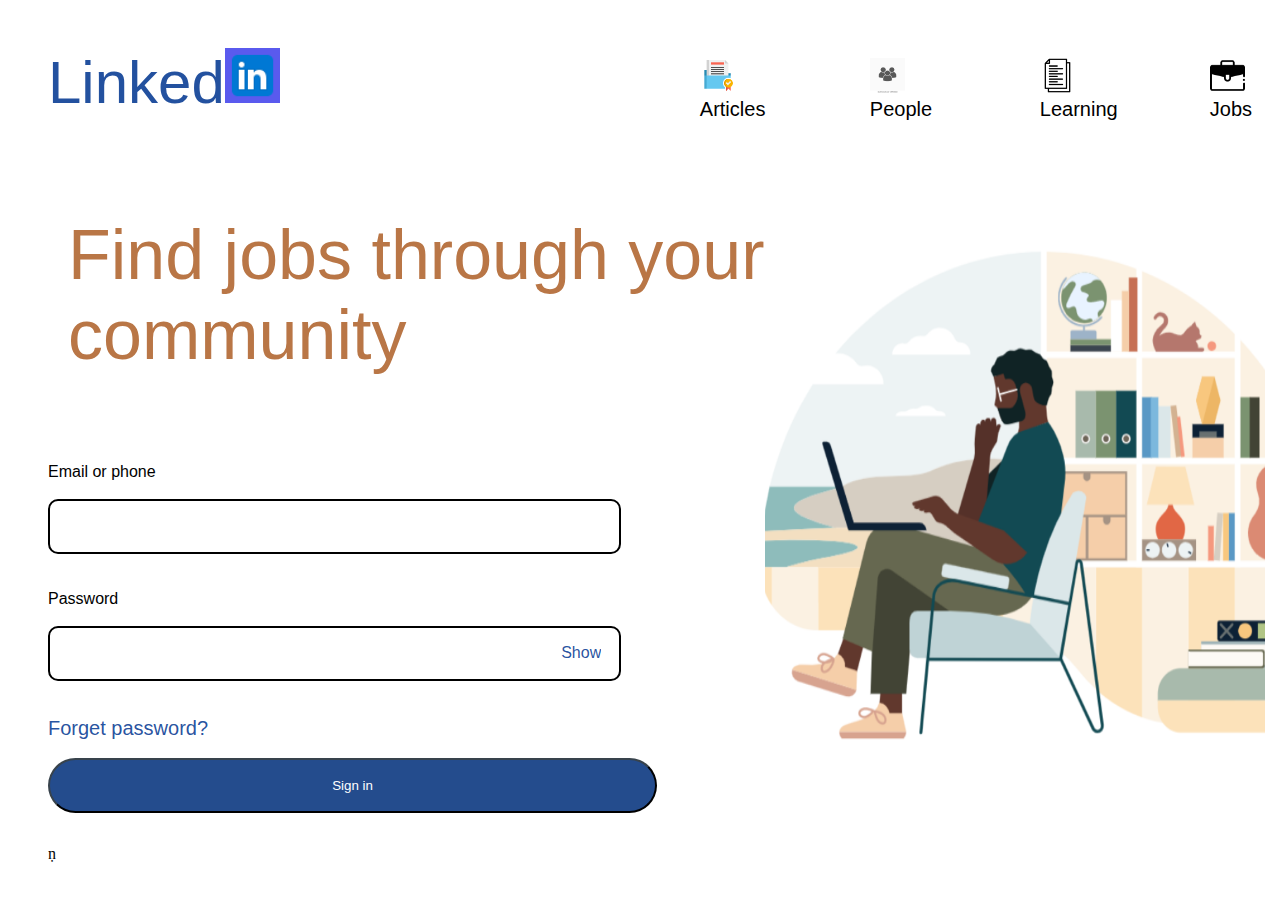
<file: index.html>
<!DOCTYPE html>
<html lang="en">
<head>
    <meta charset="UTF-8">
    <meta name="viewport" content="width=device-width, initial-scale=1.0">
    <title>linkedin</title>
    <link rel="stylesheet" href="index.css">
</head>
<body>
    <div class="container">
    <div class="one">
        <div class="a1">
            <div class="l">Linked</div>
            <div class="i"><img src="img/linkedin.png"alt="logo" class="h" ></div>
        </div class="logo">
        <div class="a2"><a href="page"><img src="img/art.png" alt="art" id="arti"></a><a class="nav"><figcaption>Articles</figcaption></a></div>
        <div class="a3"><a href="page"><img src="img/people.png" alt="pep" id="item1"></a><a class="nav"><figcaption >People</figcaption></a></div>
        <div class="a4"><a href="page"><img src="img/learn.png" alt="learn" id="item2"></a><a class="nav"><figcaption >Learning</figcaption></a></div>
        <div class="a5"><a href="page"><img src="img/job.png" alt="job" id="jobs"></a><a class="nav"><figcaption >Jobs</figcaption></a></div>
        <div id="item3"></div>
        <div class="a6"><a href="page"><button class="button1"><pre id="item4">Join now</pre></button></a></div> 
        <div class="a7"><a href="page"><button id="sign">Sign in</button></a></div>
    </div>
    <div class="a1">
        <div class="t">
        <pre class="c">Find jobs through your
community</pre><br>
        <label>Email or phone</label><br><br>
        <input type="text" id="lg" name="email"><br><br><br>
        <label for="pass">Password</label><br><br>
        <input type="password" id="pass" name="pass" placeholder="Show"><br><br><br>
        <a href="#">Forget password?</a><br><br>
        <button class="button">Sign in</button>
    </div>
    <div class="g">
        <img src="img/boy.png" alt="boy" >
    </div>
    </div>
</div> 
</body>
</html>ṇ
</file>
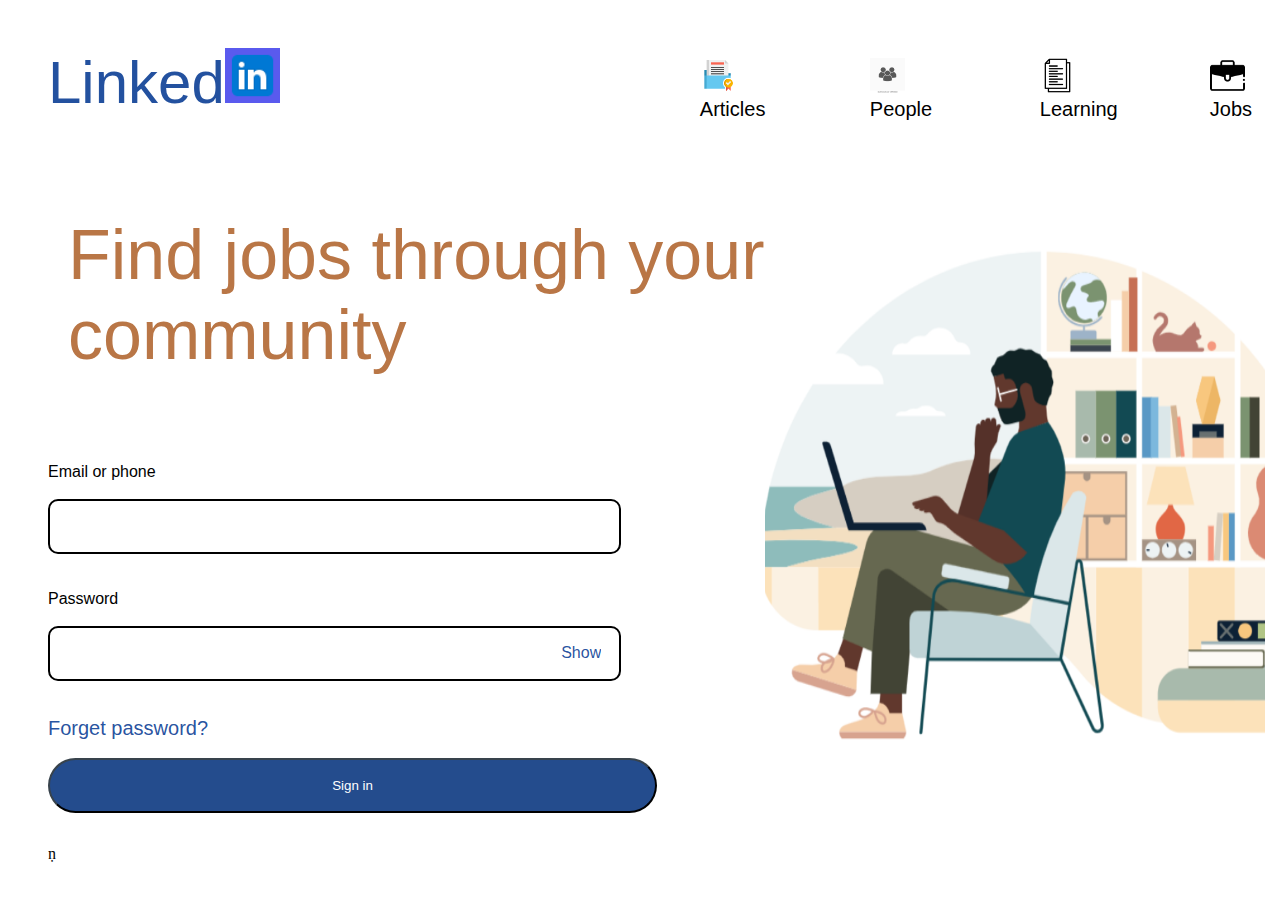
<file: li.html>
<!DOCTYPE html>
<html lang="en">
<head>
    <meta charset="UTF-8">
    <meta name="viewport" content="width=device-width, initial-scale=1.0">
    <title>linkedin login page</title>
    <link rel="stylesheet" href="li.css">
</head>
<body>
    <div class="container">
    <div class="one">
        <div class="a1">
            <div class="l">Linked</div>
            <div class="i"><img src="img/linkedin.png"alt="logo" class="h" ></div>
        </div class="logo">
        <div class="a2"><a href="page"><img src="img/art.png" alt="art" id="arti"></a><a class="nav"><figcaption>Articles</figcaption></a></div>
        <div class="a3"><a href="page"><img src="img/people.png" alt="pep" id="item1"></a><a class="nav"><figcaption >People</figcaption></a></div>
        <div class="a4"><a href="page"><img src="img/learn.png" alt="learn" id="item2"></a><a class="nav"><figcaption >Learning</figcaption></a></div>
        <div class="a5"><a href="page"><img src="img/job.png" alt="job" id="jobs"></a><a class="nav"><figcaption >Jobs</figcaption></a></div>
        <div id="item3"></div>
        <div class="a6"><a href="page"><button class="button1"><pre id="item4">Join now</pre></button></a></div> 
        <div class="a7"><a href="page"><button id="sign">Sign in</button></a></div>
    </div>
    <div class="a1">
        <div class="t">
        <pre class="c">Find jobs through your
community</pre><br>
        <label>Email or phone</label><br><br>
        <input type="text" id="lg" name="email"><br><br><br>
        <label for="pass">Password</label><br><br>
        <input type="password" id="pass" name="pass" placeholder="Show"><br><br><br>
        <a href="#">Forget password?</a><br><br>
        <button class="button">Sign in</button>
    </div>
    <div class="g">
        <img src="img/boy.png" alt="boy" >
    </div>
    </div>
</div> 
</body>
</html>ṇ
</file>
<file: index.css>
*{
    box-sizing: border-box;
    background-color: white;
}

.container{
    display:flex;
    flex-direction: column;
}
a.nav{
        text-decoration: none;
        padding-right: 100px;
    }
.one{
    display:flex;
    flex-direction: row;
}
   body{
    padding:40px;
   }
   pre.c{
    text-decoration-thickness: 20px;
        font-family:sans-serif;
        font-size: 70px;
        color: rgb(185, 118, 70);
        text-justify: auto;
        font-weight: lighter;
        padding-left: 20px;
    }
    .g{
        padding-top: 100px;
        height: 700px;
         width: 900px;
    }
    .lable{
        font-family: Arial;
    }
    input[type=text]{
        padding: 18px;
        width:80%;
        border:solid 2px black;
        border-radius: 10px;
    }
    input[type=password]{
        padding: 18px;
        width:80%;
        border-radius: 10px;
        border:solid 2px black;
    }
   .button{
        background-color: #0b3880e5 ;
        color:white;
        border-radius: 100px;
        width:85%;
        padding:18px;
        border-color: rgb(56, 67, 76);
    }
    a{
        color: #0a3d94e5 ;
        text-decoration: none;
        font-size: 20px;
        font-family: Sans-serif;
    }
    .sign{
        background-color: white;
        color:#0a3d94e5 ;
        border-color: #0a3d94e5 ;
        width:100px;
        padding:10px;
        border-radius: 50px;
    }
    .a6{
        font-size: 20px;
        color:black;
        font-family: sans-serif;
    }
    .a1{
    display:flex;
    flex-direction: row;
}
.a1 label{
    font-family: sans-serif;
}
figcaption{
    color: black;
}
.button1{
    border-radius: 15px;
    border-color: white;
    background-color: white;
    border-style: none;
    border-width: 15px;
    padding: 20px;

}
::placeholder{
    text-align: right;
    color:#0a3d94e5  ;
    font-size: medium;
    font-family: sans-serif;
}
.a2,.a3{
    padding-left: 70px;
    padding-top: 10px;
    
}
img{
    width: 500px; 
    height: 500px;
}
.a1,.logo{
    padding-right: 350px;
}
.a4,.a5{
     padding-left: 70px;
      padding-top: 10px;
}

#item1,#item2{
    width: 35px;
    height: 35px;
    align-items: center;
    background-color: white;
}

.a6{
    padding-left: 20px;
    padding-top: -21cm;
}
#item4{

    font-family: sans-serif;
}
.l{
    color:#0a3d94e5;
    font-size:60px;
    font-family: sans-serif;
    float: left;
}
.a7{
    padding-left: 20px;
    padding-top: 25px;
}
#sign{
    border-radius: 20px;
    border: 2px solid blue;
    font-size: medium;
    height: 50px;
    width: 75px;
    color: blue;
}
#item4{
    font-size: large;
}
#arti{
    height: 35px;
    width: 35px;
}
#jobs{
    height: 35px;
    width: 35px;
}
.h{
    width: 55px;
    height: 55px;
    background-color: #5a5aee;
}
#item3{
    color: black;
    height: 3px;
    width: 1px;
}
#sign:hover{
    background-color: rgb(196, 196, 218);
}   
#item4:hover{
    background-color: burlywood;
    height: 30px;
    
}
</file>
<file: li.css>
*{
    box-sizing: border-box;
    background-color: white;
}

.container{
    display:flex;
    flex-direction: column;
}
a.nav{
        text-decoration: none;
        padding-right: 100px;
    }
.one{
    display:flex;
    flex-direction: row;
}
   body{
    padding:40px;
   }
   pre.c{
    text-decoration-thickness: 20px;
        font-family:sans-serif;
        font-size: 70px;
        color: rgb(185, 118, 70);
        text-justify: auto;
        font-weight: lighter;
        padding-left: 20px;
    }
    .g{
        padding-top: 100px;
        height: 700px;
         width: 900px;
    }
    .lable{
        font-family: Arial;
    }
    input[type=text]{
        padding: 18px;
        width:80%;
        border:solid 2px black;
        border-radius: 10px;
    }
    input[type=password]{
        padding: 18px;
        width:80%;
        border-radius: 10px;
        border:solid 2px black;
    }
   .button{
        background-color: #0b3880e5 ;
        color:white;
        border-radius: 100px;
        width:85%;
        padding:18px;
        border-color: rgb(56, 67, 76);
    }
    a{
        color: #0a3d94e5 ;
        text-decoration: none;
        font-size: 20px;
        font-family: Sans-serif;
    }
    .sign{
        background-color: white;
        color:#0a3d94e5 ;
        border-color: #0a3d94e5 ;
        width:100px;
        padding:10px;
        border-radius: 50px;
    }
    .a6{
        font-size: 20px;
        color:black;
        font-family: sans-serif;
    }
    .a1{
    display:flex;
    flex-direction: row;
}
.a1 label{
    font-family: sans-serif;
}
figcaption{
    color: black;
}
.button1{
    border-radius: 15px;
    border-color: white;
    background-color: white;
    border-style: none;
    border-width: 15px;
    padding: 20px;

}
::placeholder{
    text-align: right;
    color:#0a3d94e5  ;
    font-size: medium;
    font-family: sans-serif;
}
.a2,.a3{
    padding-left: 70px;
    padding-top: 10px;
    
}
img{
    width: 500px; 
    height: 500px;
}
.a1,.logo{
    padding-right: 350px;
}
.a4,.a5{
     padding-left: 70px;
      padding-top: 10px;
}

#item1,#item2{
    width: 35px;
    height: 35px;
    align-items: center;
    background-color: white;
}

.a6{
    padding-left: 20px;
    padding-top: -21cm;
}
#item4{

    font-family: sans-serif;
}
.l{
    color:#0a3d94e5;
    font-size:60px;
    font-family: sans-serif;
    float: left;
}
.a7{
    padding-left: 20px;
    padding-top: 25px;
}
#sign{
    border-radius: 20px;
    border: 2px solid blue;
    font-size: medium;
    height: 50px;
    width: 75px;
    color: blue;
}
#item4{
    font-size: large;
}
#arti{
    height: 35px;
    width: 35px;
}
#jobs{
    height: 35px;
    width: 35px;
}
.h{
    width: 55px;
    height: 55px;
    background-color: #5a5aee;
}
#item3{
    color: black;
    height: 3px;
    width: 1px;
}
#sign:hover{
    background-color: rgb(196, 196, 218);
}   
#item4:hover{
    background-color: burlywood;
    height: 30px;
    
}
</file>
